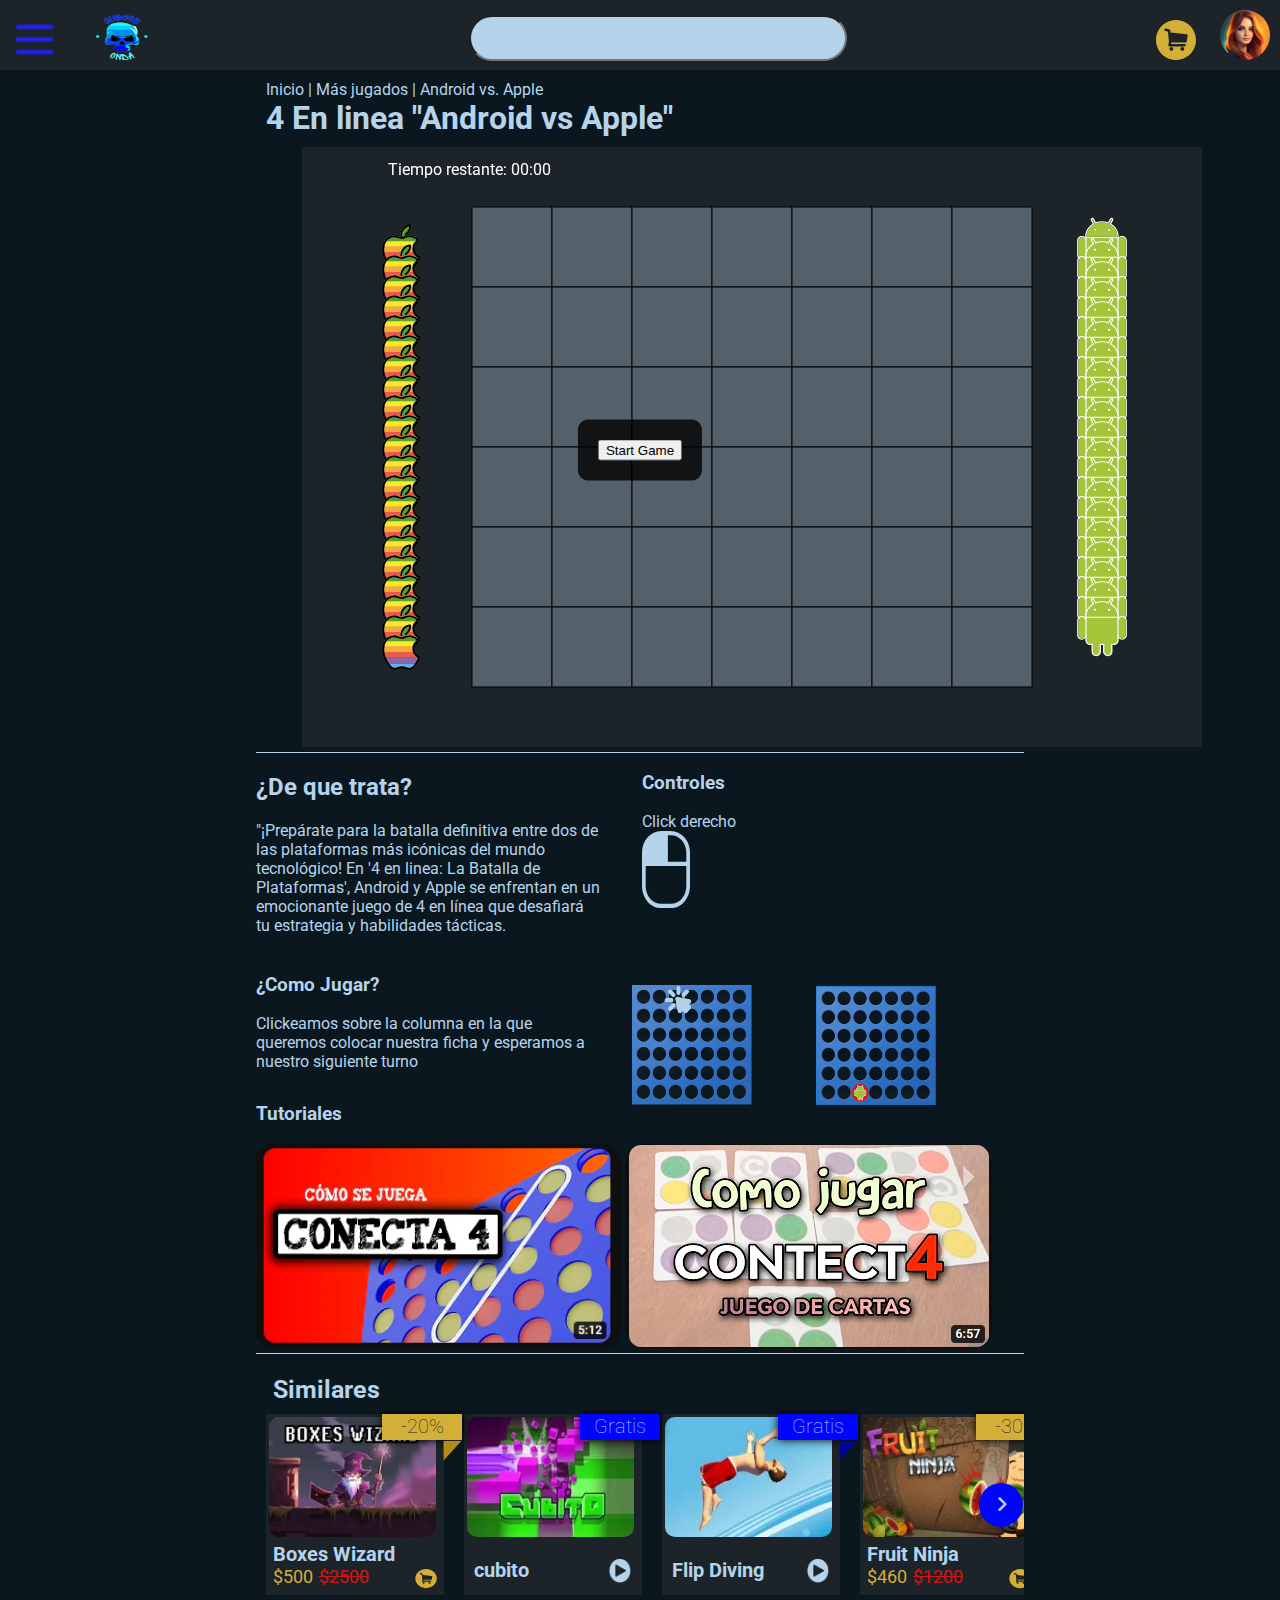
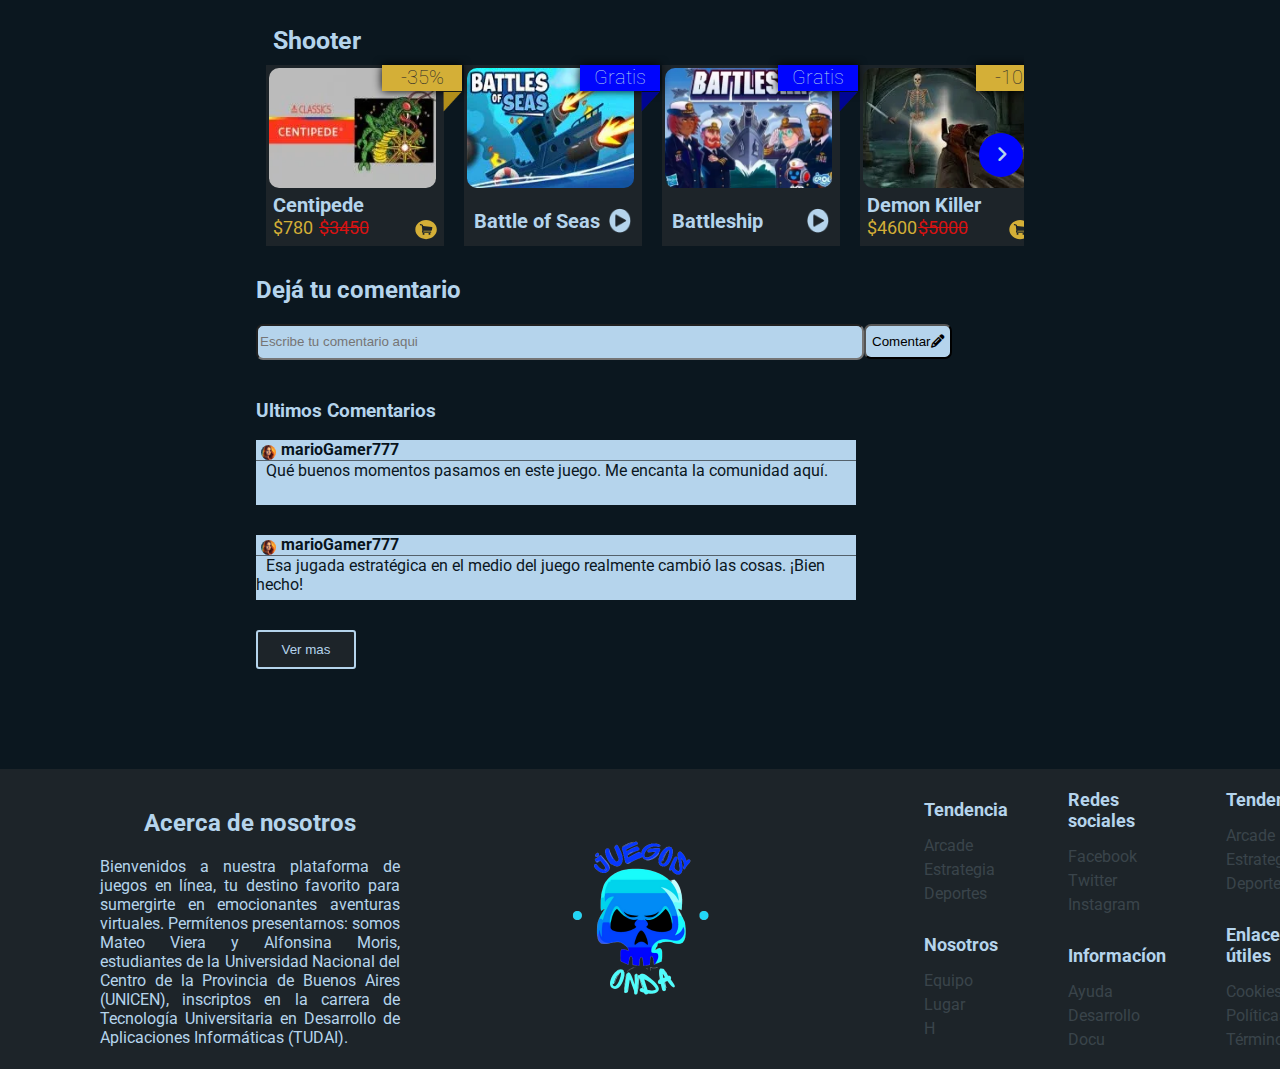
<file: tp2/ejecucion.html>
<!DOCTYPE html>
<html lang="en">
<head>
    <meta charset="UTF-8">
    <meta http-equiv="X-UA-Compatible" content="IE=edge">
    <meta name="viewport" content="width=device-width, initial-scale=1.0">
    <link rel="stylesheet" type="text/css" href="style.css">
    <link rel="preconnect" href="https://fonts.googleapis.com">
    <link rel="preconnect" href="https://fonts.gstatic.com" crossorigin>
    <link href="https://fonts.googleapis.com/css2?family=Roboto:ital,wght@1,300&display=swap" rel="stylesheet">
    <link rel="stylesheet" href="https://cdnjs.cloudflare.com/ajax/libs/font-awesome/5.15.3/css/all.min.css">
    <link rel="stylesheet" href="https://cdnjs.cloudflare.com/ajax/libs/font-awesome/6.2.0/css/all.min.css">
    <title>Juegos Onda</title>
</head>
<body>
    <header class="header">
        <div class="img-header">
             <div class="header-izq">
                 <img class="btnmenu" src="images/hamburger-button2.png" onclick="toggleMenu()">
               <a href="index.html"><img src="images/logo.png" class="logoheader"></a>
             </div>
             <input type="text" class="buscador">
             <div class="header-der">
                 <img src="images/carrito.svg" class="carrito-nav" onclick="toggleCarrito()">
                 <img src="images/avatar.png" class="perfil-avatar" alt="avatar" onclick="togglePerfil()">
             </div>
         </div>
         <nav class="navbar">
            <ul class="menu">
                <p class="txt_categoria">categorias</p>
                <a href="index.html#masjugados"><li class="btn_cat"><span>Mas jugados</a></span></li>
               <a href="index.html#nuevos"><li class="btn_cat"><span>Nuevos</a></span></li>
                <a href="index.html#accion"><li class="btn_cat"><span>Acción</a></span></li>
                <a href="index.html#shooter"><li class="btn_cat"><span>Shooter</a></span></li>
                <a href="index.html#arcade"><li class="btn_cat"><span>Arcade</a></span></li>
            </ul>
         </nav>
         <div class="desp-carrito">
                 <h3>Resumen de compra</h3>
                 <p>Fall guys</p><p>$999</p>
                 <p>Total</p><p>$999</p>
                 <button class="continuar-compra">Continuar compra</button>
         </div>
         <nav class="nav-perfil">
            <img class="flechaPerfil" src="images/flechaPerfil.png" alt="">
            <ul class="menu-perfil">
                <li class="btn-perfil"><a href="login.html" class="ov-btn-slide-left">Mi perfil</a></li>
                <li class="btn-perfil"><a href="login.html" class="ov-btn-slide-left">Favoritos</a></li>
                <buttom class="btn-perfil"><a href="login.html" class="ov-btn-slide-left">Cerrar Sesion</a></buttom>
            </ul>
        </nav>
     </header> 

    <main>
        <div class="encabezado-juego">
            <p class="breadcrum"><span> <a href="index.html">Inicio</a></span> | <span><a href="index.html#masjugados"> Más jugados</a></span> | <span>Android vs. Apple</span></p>
            <h1>4 En linea "Android vs Apple"</h1>
            <!--<div class="compartirEn"><img src="images/iconamoon_dislike.svg" alt=""><img src="images/iconamoon_like.svg" alt=""> <img src="images/redes.png" alt=""> </div>-->
        </div>
        <canvas width="900" height="600" id="canvas"> </canvas>
            <div class="buttonContainer">
                <button id="startButton">Start Game</button>
            </div>
            <button id="endButton" style="display:none;">End Game</button>
            <div id="timerDisplay">Tiempo restante: <span id="timer">00:00</span></div>
            <div id="turnoDisplay">
                Turno: <span id="turnoTexto">Apple</span>
            </div>

        <section class="contenedor-ejec">
            <div class="instrucciones">
                <div class="deQueTrata">
                    <h2>¿De que trata?</h2>
                    <p> "¡Prepárate para la batalla definitiva entre dos de las plataformas más icónicas del mundo tecnológico! En '4 en linea: La Batalla de Plataformas', Android y Apple se enfrentan en un emocionante juego de 4 en línea que desafiará tu estrategia y habilidades tácticas.</p>
                </div>
                <div class="controles">
                    <h3>Controles</h3>
                    <p>Click derecho</p>
                    <img src="images/mouse.svg">
                </div>
                <div class="comoJugar">
                    <h3>¿Como Jugar?</h3>
                    <p>Clickeamos sobre la columna en la que queremos colocar nuestra ficha y esperamos a nuestro siguiente turno </p>
                </div>
                <div class="img-comoJugar">
                    <img class="instruccion" src="images/instruccion1.png">
                    <img class="instruccion" src="images/instruccion2.png">
                </div>
                <div class="tutoriales">
                <h3>Tutoriales</h3>
                <img src="images/tutorial1.png">
                <img src="images/tutorial2.png" alt="">
                </div>
            </div>
            <div class="carruselCompleto">
                <h2 class="cat-juego" id="arcade">Similares</h2>
                <section class="wrapper">
                    <i class="fa-solid fa-angle-left"></i>
                    <div class="carousel">
                        <div class="contenedor-card" draggable="false">
                            <div class="cucarda">
                                <span class="etiqueta-card-dto">-20%</span>
                                <img class="baseCucarda" src="images/etiqueta-dto.png" alt="">
                            </div>
                            <img class="imagen-card" src="images/arcade1.webp">
                            <div class="infoCardPaga">
                                <p class="titulo">Boxes Wizard</p>
                                <div class="precio-carrito">
                                    <span class="precio">$500</span><span class="precio-tachado">$2500</span>
                                    <img class="carrito"src="images/Vector.svg">
                                </div>
                            </div>
                        </div>
                        <div class="contenedor-card" draggable="false">
                            <span class="etiqueta-card-gratis">Gratis</span>
                            <img class="imagen-card" src="images/arcade2.webp">
                            <div class="infoCardGratis">
                                <p class="titulo">cubito</p>
                                    <img class="play"src="images/boton-play.png">
                            </div>
                        </div>
                        <div class="contenedor-card" draggable="false">
                            <div class="cucarda">
                                <span class="etiqueta-card-gratis">Gratis</span>
                                <img class="baseCucarda" src="images/etiqueta (2).png" alt="">
                                </div>                    <img class="imagen-card" src="images/arcade3.webp">
                            <div class="infoCardGratis">
                                <p class="titulo">Flip Diving</p>
                                    <img class="play"src="images/boton-play.png">
                            </div>
                        </div>
                        <div class="contenedor-card" draggable="false">
                            <div class="cucarda">
                                <span class="etiqueta-card-dto">-30%</span>
                                <img class="baseCucarda" src="images/etiqueta-dto.png" alt="">
                            </div>
                            <img class="imagen-card" src="images/arcade4.webp">
                            <div class="infoCardPaga">
                                <p class="titulo">Fruit Ninja</p>
                                <div class="precio-carrito">
                                    <span class="precio">$460</span><span class="precio-tachado">$1200</span>
                                    <img class="carrito"src="images/Vector.svg">
                                </div>
                            </div>
                        </div>
                        <div class="contenedor-card" draggable="false">
                            <div class="cucarda">
                                <span class="etiqueta-card-dto">-30%</span>
                                <img class="baseCucarda" src="images/etiqueta-dto.png" alt="">
                            </div>
                            <img class="imagen-card" src="images/arcade5.webp">
                            <div class="infoCardPaga">
                                <p class="titulo">Funny Food</p>
                                <div class="precio-carrito">
                                    <span class="precio">$120</span><span class="precio-tachado">$800</span>
                                    <img class="carrito"src="images/Vector.svg">
                                </div>
                            </div>
                        </div>
                        <div class="contenedor-card" draggable="false">
                            <img class="imagen-card" src="images/arcade6.webp">
                            <div class="infoCardPaga">
                                <p class="titulo">Lumeno</p>
                                <div class="precio-carrito">
                                    <span class="precio">$500</span><span class="precio-tachado">$2500</span>
                                    <img class="carrito"src="images/Vector.svg">
                                </div>
                            </div>
                        </div>
                    </div> 
                    <i class="fa-solid fa-angle-right"></i>
                </section>
                <div class="carruselCompleto">
                    <h2 class="cat-juego" id="shooter">Shooter</h2>
                    <section class="wrapper">
                        <i class="fa-solid fa-angle-left"></i>
                        <div class="carousel">
                            <div class="contenedor-card" draggable="false">
                                <div class="cucarda">
                                    <span class="etiqueta-card-dto">-35%</span>
                                    <img class="baseCucarda" src="images/etiqueta-dto.png" alt="">
                                </div>
                                <img class="imagen-card" src="images/shooter1.webp">
                                <div class="infoCardPaga">
                                    <p class="titulo">Centipede</p>
                                    <div class="precio-carrito">
                                        <span class="precio">$780</span><span class="precio-tachado">$3450</span>
                                        <img class="carrito"src="images/Vector.svg">
                                    </div>
                                </div>
                            </div>
                            <div class="contenedor-card" draggable="false">
                                <div class="cucarda">
                                    <span class="etiqueta-card-gratis">Gratis</span>
                                    <img class="baseCucarda" src="images/etiqueta (2).png" alt="">
                                    </div>
                                        <img class="imagen-card" src="images/shooter2.webp">
                                <div class="infoCardGratis">
                                    <p class="titulo">Battle of Seas</p>
                                        <img class="play"src="images/boton-play.png">
                                </div>
                            </div>
                            <div class="contenedor-card" draggable="false">
                                <div class="cucarda">
                                    <span class="etiqueta-card-gratis">Gratis</span>
                                    <img class="baseCucarda" src="images/etiqueta (2).png" alt="">
                                </div>
                                    <img class="imagen-card" src="images/shooter3.webp">
                                <div class="infoCardGratis">
                                    <p class="titulo">Battleship</p>
                                        <img class="play"src="images/boton-play.png">
                                </div>
                            </div>
                            <div class="contenedor-card" draggable="false">
                                <div class="cucarda">
                                    <span class="etiqueta-card-dto">-10%</span>
                                    <img class="baseCucarda" src="images/etiqueta-dto.png" alt="">
                                </div>
                                <img class="imagen-card" src="images/shooter4.webp">
                                <div class="infoCardPaga">
                                    <p class="titulo">Demon Killer</p>
                                    <div class="precio-carrito">
                                        <span class="precio">$4600</span><span class="precio-tachado">$5000</span>
                                        <img class="carrito"src="images/Vector.svg">
                                    </div>
                                </div>
                            </div>
                            <div class="contenedor-card" draggable="false">
                                <div class="cucarda">
                                    <span class="etiqueta-card-dto">-45%</span>
                                    <img class="baseCucarda" src="images/etiqueta-dto.png" alt="">
                                </div>
                                <img class="imagen-card" src="images/shooter5.webp">
                                <div class="infoCardPaga">
                                    <p class="titulo">Gun War ZZ</p>
                                    <div class="precio-carrito">
                                        <span class="precio">$2700</span><span class="precio-tachado">$5000</span>
                                        <img class="carrito"src="images/Vector.svg">
                                    </div>
                                </div>
                            </div>
                            
                            <div class="contenedor-card" draggable="false">
                                <div class="cucarda">
                                    <span class="etiqueta-card-dto">-55%</span>
                                    <img class="baseCucarda" src="images/etiqueta-dto.png" alt="">
                                </div>
                                <img class="imagen-card" src="images/funny-shooter.webp">
                                <div class="infoCardPaga">
                                    <p class="titulo">Funny Shooter</p>
                                    <div class="precio-carrito">
                                        <span class="precio">$2300</span><span class="precio-tachado">$6000</span>
                                        <img class="carrito"src="images/Vector.svg">
                                    </div>
                                </div>
                            </div>
                        </div> 
                        <i class="fa-solid fa-angle-right"></i>
                    </section>
                    </div>
            <section class="comentarios">
                <h2>Dejá tu comentario</h2>
                <div class="nuevo-comentario">
                    <div class="input-con-icono">
                        <input placeholder="Escribe tu comentario aqui" class="input-nuevo-comentario" type="text">
                   </div> 
                   <button class="btn-agregar" >Comentar<span class="fas fa-pencil-alt"></span></button>
                </div>
                <div class="ultimos-comentarios">
                    <h3>Ultimos Comentarios</h3>
                    <div class="comentario">
                        <div class="encabezado-comentario">
                        <img src="images/avatar.png" class="avatar-comentario">
                        <p class="nombre-usuario">marioGamer777</p>
                        </div>
                        <span>Qué buenos momentos pasamos en este juego. Me encanta la comunidad aquí.</span>
                    </div>
                    <div class="comentario">
                        <div class="encabezado-comentario">
                        <img src="images/avatar.png" class="avatar-comentario">
                        <p class="nombre-usuario">marioGamer777</p>
                        </div>
                        <span> Esa jugada estratégica en el medio del juego realmente cambió las cosas. ¡Bien hecho!</span>
                    </div>
                    <div class="comentarios-adicionales">
                    <div class="comentario">
                        <div class="encabezado-comentario">
                        <img src="images/avatar.png" class="avatar-comentario">
                        <p class="nombre-usuario">SoyGorgo</p>
                        </div>
                        <span> ¡Este juego es adictivo! No puedo dejar de jugar, ¡es tan divertido!</span>
                    </div>
                    <div class="comentario">
                        <div class="encabezado-comentario">
                        <img src="images/avatar.png" class="avatar-comentario">
                        <p class="nombre-usuario">Vegetta</p>
                        </div>
                        <span> ¿Alguien tiene consejos para mejorar en esta clase de juego? Estoy tratando de aprender.</span>
                    </div>
                  
                   
                   
                </div>
                    <button id="verMasComentarios" class="btn-verMas ov-btn-slide-left">Ver mas</button>
                    <button id="verMenosComentarios" class="btn-verMenos ov-btn-slide-right">Ver menos</button> 
                </div>
            </section>
        </section>
    </main>
</body>
<footer class="footer">
    <section class="acerca-de">
        <h2 class="titulo-footer">Acerca de nosotros</h2>
        <span class="text-footer">Bienvenidos a nuestra plataforma de juegos en línea, tu destino favorito para sumergirte en emocionantes aventuras virtuales. Permítenos presentarnos: somos Mateo Viera y Alfonsina Moris, estudiantes de la Universidad Nacional del Centro de la Provincia de Buenos Aires (UNICEN), inscriptos en la carrera de Tecnología Universitaria en Desarrollo de Aplicaciones Informáticas (TUDAI).</span>
    </section>
    <div class="fat-footer">
        <section class="section1">
            <div class="footer-section">
                <h2>Tendencia</h2>
                <ul>
                    <li><a href="#">Arcade</a></li>
                    <li><a href="#">Estrategia</a></li>
                    <li><a href="#">Deportes</a></li>
                </ul>
            </div>
            <div class="footer-section">
                <h2>Nosotros</h2>
                <ul>
                    <li><a href="#">Equipo</a></li>
                    <li><a href="#">Lugar</a></li>
                    <li><a href="#">H</a></li>
                </ul>
            </div>
        </section>
        <section class="section2">     
            <div class="footer-section">
                <h2>Redes sociales</h2>
                <ul>
                    <li><a href="#">Facebook</a></li>
                    <li><a href="#">Twitter</a></li>
                    <li><a href="#">Instagram</a></li>
                </ul>
            </div>
            <div class="footer-section">
                <h2>Informacíon</h2>
                <ul>
                    <li><a href="/acerca-de">Ayuda</a></li>
                    <li><a href="/politica-de-privacidad">Desarrollo</a></li>
                    <li> <a href="">Docu</a></li>
                </ul>
            </div>
        </section>
        <section class="section3">
            <div class="footer-section">
                <h2>Tendencia</h2>
                <ul>
                    <li><a href="#">Arcade</a></li>
                    <li><a href="#">Estrategia</a></li>
                    <li><a href="#">Deportes</a></li>
                </ul>
            </div>
            <div class="footer-section">
                <h2>Enlaces útiles</h2>
                <ul>
                    <li><a href="/acerca-de">Cookies</a></li>
                    <li><a href="/politica-de-privacidad">Políticas</a></li>
                    <li> <a href="">Términos</a></li>
                </ul>
            </div>
        </section>
    </div>
</footer>
<script src="js/menu.js"></script>
<script src="js/jugador.js"></script>
<script src="js/Ficha.js"></script>
<script src="js/fichaAndroid.js"></script>
<script src="js/fichaApple.js"></script>
<script src="js/main.js"></script>
<script src="js/Tablero.js"></script>


</html>
</file>
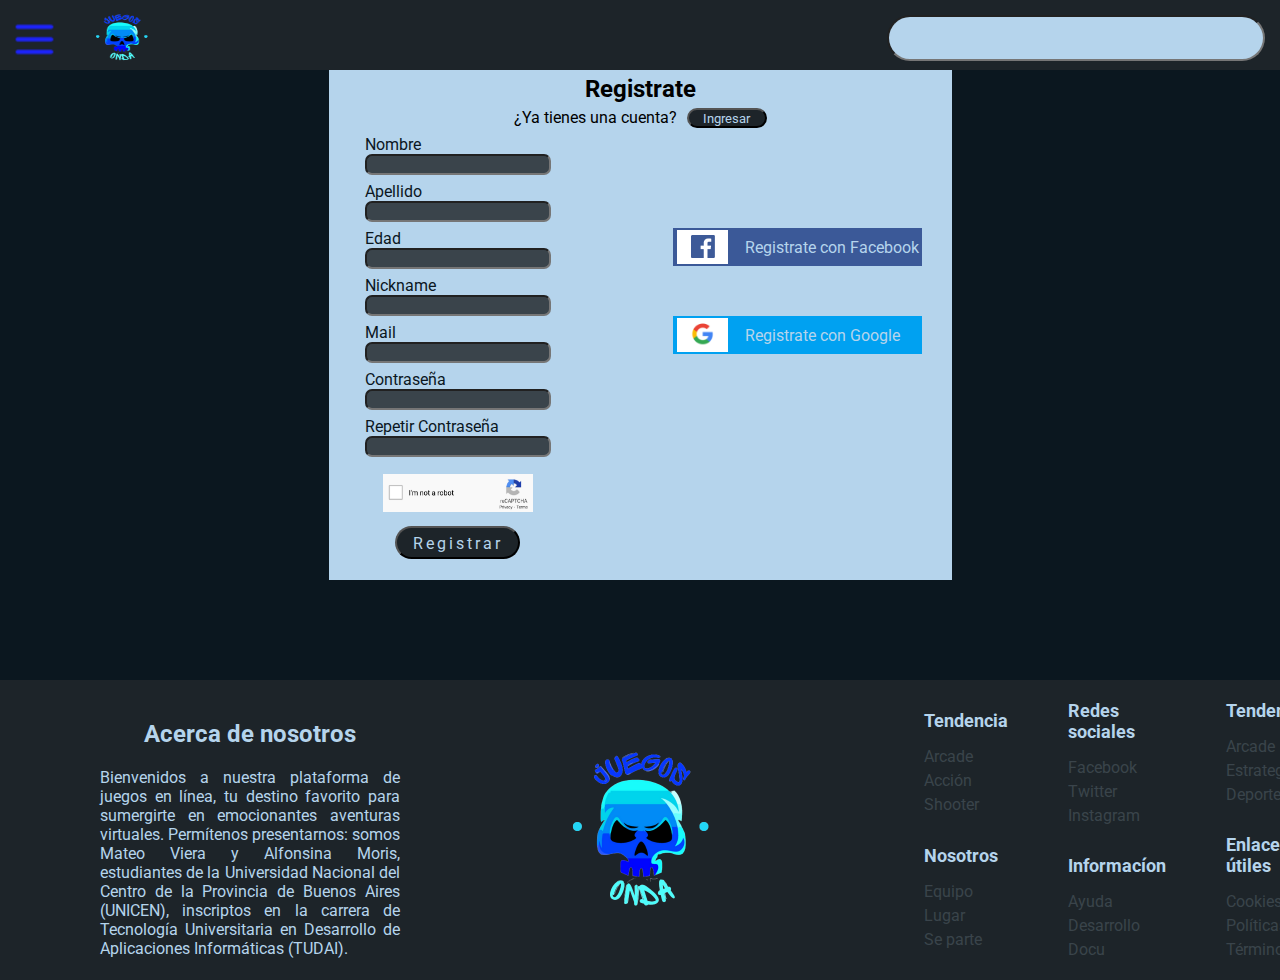
<file: tp2/form.html>
<!DOCTYPE html>
<html lang="en">
<head>
    <meta charset="UTF-8">
    <meta http-equiv="X-UA-Compatible" content="IE=edge">
    <meta name="viewport" content="width=device-width, initial-scale=1.0">
    <link rel="stylesheet" type="text/css" href="style.css">
    <link rel="preconnect" href="https://fonts.googleapis.com">
    <link rel="preconnect" href="https://fonts.gstatic.com" crossorigin>
    <link href="https://fonts.googleapis.com/css2?family=Roboto:ital,wght@1,300&display=swap" rel="stylesheet">
    <title>Juegos Onda</title>
</head>
<body>
    <header class="header">
       <div class="img-header">
            <div class="header-izq">
                <img class="btnmenu" src="images/hamburger-button2.png" onclick="toggleMenu()">
                <a href="index.html"><img src="images/logo.png" class="logoheader"></a>
            </div>
            <input type="text" class="buscador">
        </div>
        <nav class="navbar">
            <ul class="menu">
                <p class="txt_categoria"> <span></span>categorias</p>
                <a href="index.html#masjugados"><li class="btn_cat"><span>Mas jugados</a></span></li>
               <a href="index.html#nuevos"><li class="btn_cat"><span>Nuevos</a></span></li>
                <a href="index.html#accion"><li class="btn_cat"><span>Acción</a></span></li>
                <a href="index.html#shooter"><li class="btn_cat"><span>Shooter</a></span></li>
                <a href="index.html#arcade"><li class="btn_cat"><span>Arcade</a></span></li>
            </ul>
        </nav>
    
    </header> 
<main>
    <div id="mensajeBienvenida" class="mensaje">
        <p>Has ingresado con exito!</p>
        <p class="redireccion">Redirigiendote al home...</p>
    </div>
    <section class="registro" id="formRegistro">
        <div class="formRegister">
            <section class="headRegistro">
                <h2 class="tituloRegistro">Registrate</h2>
                <div class="tengoCuenta">
                    <p>¿Ya tienes una cuenta?</p>
                    <a href="login.html"><button class="btn-ingresar">Ingresar</button></a>
                </div>
            </section>
            <div class="registros">
                <form class="formularioRegistro" id="formLogin">

                    <div class="inputEmail">
                        <label class="nombre">Nombre</label>
                        <input type="text" name="nombre" class="nombrecap" required size="30">
                    </div>
                    <div class="inputEmail">
                        <label>Apellido</label>
                        <input type="text" name="Apellido" class="apellidocap" required size="30" >
                    </div>
                    <div class="inputEmail">
                        <label>Edad</label>
                        <input type="number" name="edad" class="edad" required size="30">
                    </div>
                    <div class="inputEmail">
                        <label>Nickname</label>
                        <input type="text" name="edad" class="nickname" maxlength="10" size="30">
                    </div>
                    <div class="inputEmail">
                        <label>Mail</label>
                        <input type="email" name="mail" id="mailcap" required size="30" size="30">
                    </div>
                    <div class="inputEmail">
                        <label>Contraseña</label>
                        <input type="password" name="contraseña" limit="2" class="contraseña" required size="30">
                    </div>
                    <div class="inputEmail">
                        <label>Repetir Contraseña</label>
                        <input type="password" name="contraseña" limit="2" class="contraseña" required size="30">
                    </div>
                    <img src="images/captcha.jpeg" alt="captcha" class="captcha">
                    <div class="Registrar">
                        <button class="registrarse ov-btn-grow-spin" type="submit" value="" >Registrar </a></button>
                    </div>
                </form>
                <section class="registrarteCon">
                    <a href="index.html"><span class="facebook"> <img class="logoFb" src="images/logoFacebook.png" alt=""><p class="registrate" >Registrate con Facebook</p></span></a>
                    <a href="index.html"><span class="gmail"> <img class="logoMail" src="images/logoGoogle.png" alt=""><p class="registrate" >Registrate con Google</p></span></a>
                </section>
            </div> 
        </div>
    </section>
</main> 
    <footer class="footer">
        <section class="acerca-de">
            <h2 class="titulo-footer">Acerca de nosotros</h2>
            <span class="text-footer">Bienvenidos a nuestra plataforma de juegos en línea, tu destino favorito para sumergirte en emocionantes aventuras virtuales. Permítenos presentarnos: somos Mateo Viera y Alfonsina Moris, estudiantes de la Universidad Nacional del Centro de la Provincia de Buenos Aires (UNICEN), inscriptos en la carrera de Tecnología Universitaria en Desarrollo de Aplicaciones Informáticas (TUDAI).</span>
        </section>
        <div class="fat-footer">
            <section class="section1">
                <div class="footer-section">
                    <h2>Tendencia</h2>
                    <ul>
                        <li><a href="index.html#arcade">Arcade</a></li>
                        <li><a href="index.html#accion">Acción</a></li>
                        <li><a href="index.html#shooter">Shooter</a></li>
                    </ul>
                </div>
                <div class="footer-section">
                    <h2>Nosotros</h2>
                    <ul>
                        <li><a href="#">Equipo</a></li>
                        <li><a href="#">Lugar</a></li>
                        <li><a href="#">Se parte</a></li>
                    </ul>
                </div>
            </section>
            <section class="section2">     
                <div class="footer-section">
                    <h2>Redes sociales</h2>
                    <ul>
                        <li><a href="#">Facebook</a></li>
                        <li><a href="#">Twitter</a></li>
                        <li><a href="#">Instagram</a></li>
                    </ul>
                </div>
                <div class="footer-section">
                    <h2>Informacíon</h2>
                    <ul>
                        <li><a href="/acerca-de">Ayuda</a></li>
                        <li><a href="/politica-de-privacidad">Desarrollo</a></li>
                        <li> <a href="">Docu</a></li>
                    </ul>
                </div>
            </section>
            <section class="section3">
                <div class="footer-section">
                    <h2>Tendencia</h2>
                    <ul>
                        <li><a href="#">Arcade</a></li>
                        <li><a href="#">Estrategia</a></li>
                        <li><a href="#">Deportes</a></li>
                    </ul>
                </div>
                <div class="footer-section">
                    <h2>Enlaces útiles</h2>
                    <ul>
                        <li><a href="/acerca-de">Cookies</a></li>
                        <li><a href="/politica-de-privacidad">Políticas</a></li>
                        <li> <a href="">Términos</a></li>
                    </ul>
                </div>
            </section>
        </div>
    </footer>
    <script src="login.js"></script>
</body>
</html
</file>
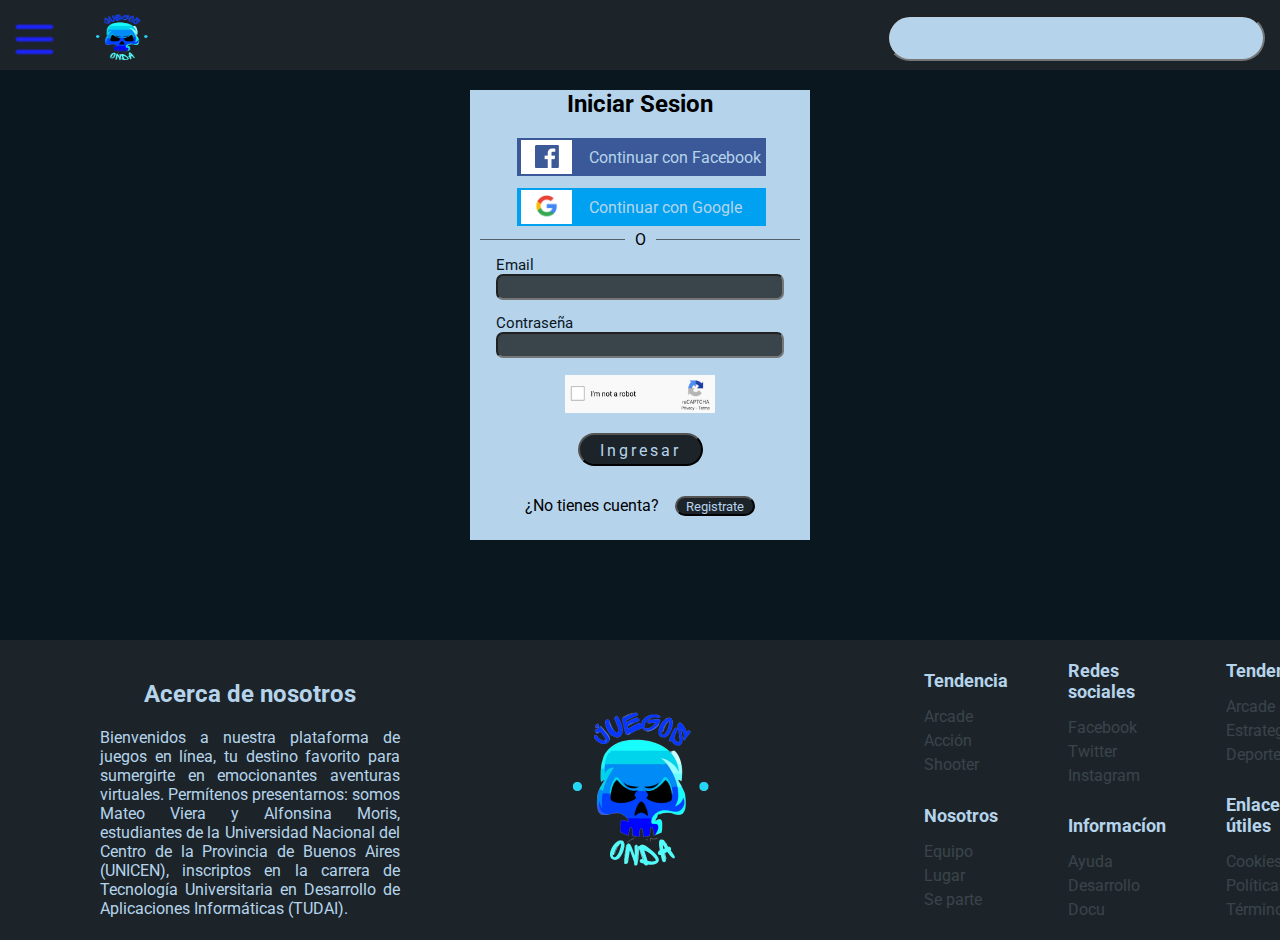
<file: tp2/login.html>
<!DOCTYPE html>
<html lang="en">
<head>
    <meta charset="UTF-8">
    <meta http-equiv="X-UA-Compatible" content="IE=edge">
    <meta name="viewport" content="width=device-width, initial-scale=1.0">
    <link rel="stylesheet" type="text/css" href="style.css">
    <link rel="preconnect" href="https://fonts.googleapis.com">
    <link rel="preconnect" href="https://fonts.gstatic.com" crossorigin>
    <link href="https://fonts.googleapis.com/css2?family=Roboto:ital,wght@1,300&display=swap" rel="stylesheet">
    <title>Juegos Onda</title>
</head>
<body>
    <header class="header">
       <div class="img-header">
            <div class="header-izq">
                <img class="btnmenu" src="images/hamburger-button2.png" onclick="toggleMenu()">
                <a href="index.html"><img src="images/logo.png" class="logoheader"></a>
            </div>
            <input type="text" class="buscador">
        </div>
        <nav class="navbar">
            <ul class="menu">
                <p class="txt_categoria">categorias</p>
                <a href="#masjugados"><li class="btn_cat"><span>Mas jugados</span></li></a>
               <a href="#nuevos"><li class="btn_cat"><span>Nuevos</span></li></a>
                <a href="#accion"><li class="btn_cat"><span>Acción</span></li></a>
                <a href="#shooter"><li class="btn_cat"><span>Shooter</span></li></a>
                <a href="#arcade"><li class="btn_cat"><span>Arcade</span></li></a>
            </ul>
        </nav>
    
    </header> 
    <main>
        <div id="mensajeBienvenida" class="mensaje">
            <p>Has ingresado con exito!</p>
            <p class="redireccion">Redirigiendote al home...</p>
        </div>
        <section class="login"  id="formRegistro">
        <div class="formRegister">
            <h2 class="tituloRegistro">Iniciar Sesion</h2>
            
            <section class="registrarteCon">
               <a href="index.html"> <span class="facebook"> <img class="logoFb" src="images/logoFacebook.png" alt=""><p class="registrate" >Continuar con Facebook</p></span></a>
               <a href="index.html"> <span class="gmail"> <img class="logoMail" src="images/logoGoogle.png" alt=""><p class="registrate" >Continuar con Google</p></span></a>
                <div class="separadorReg">
                    <div class="lineaSeparador"> </div>
                        <span>O</span>
                    <div class="lineaSeparador"> </div>
                </div>
                <form class="formLogin" id="formLogin">
                    <section class="inputEmail">
                        <label>Email</label>
                        <input type="email" name="mail" id="mailcap" required>
                    </section>
                    <section class="inputEmail">
                        <label>Contraseña</label>
                        <input type="password" name="contraseña" limit="2" class="contraseña" required>
                    </section>
                    <img src="images/captcha.jpeg" alt="captcha" class="captcha">
                    <button class="registrarse ov-btn-grow-spin" type="submit" value="" >Ingresar</button>
                </form>
                <div class="registrar">
                    <p>¿No tienes cuenta?</p>
                    <button class="btn-ingresar" type="submit" > <a href="form.html">Registrate </a></button>
                </div>
        </section>
        
        </div>
</section>
</div>
    
    </main> 
    <footer>
        <section class="acerca-de">
            <h2 class="titulo-footer">Acerca de nosotros</h2>
            <span class="text-footer">Bienvenidos a nuestra plataforma de juegos en línea, tu destino favorito para sumergirte en emocionantes aventuras virtuales. Permítenos presentarnos: somos Mateo Viera y Alfonsina Moris, estudiantes de la Universidad Nacional del Centro de la Provincia de Buenos Aires (UNICEN), inscriptos en la carrera de Tecnología Universitaria en Desarrollo de Aplicaciones Informáticas (TUDAI).</span>
        </section>
        <div class="fat-footer">
            <section class="section1">
                <div class="footer-section">
                    <h2>Tendencia</h2>
                    <ul>
                        <li><a href="index.html#arcade">Arcade</a></li>
                        <li><a href="index.html#accion">Acción</a></li>
                        <li><a href="index.html#shooter">Shooter</a></li>
                    </ul>
                </div>
                <div class="footer-section">
                    <h2>Nosotros</h2>
                    <ul>
                        <li><a href="#">Equipo</a></li>
                        <li><a href="#">Lugar</a></li>
                        <li><a href="#">Se parte</a></li>
                    </ul>
                </div>
            </section>
            <section class="section2">     
                <div class="footer-section">
                    <h2>Redes sociales</h2>
                    <ul>
                        <li><a href="#">Facebook</a></li>
                        <li><a href="#">Twitter</a></li>
                        <li><a href="#">Instagram</a></li>
                    </ul>
                </div>
                <div class="footer-section">
                    <h2>Informacíon</h2>
                    <ul>
                        <li><a href="/acerca-de">Ayuda</a></li>
                        <li><a href="/politica-de-privacidad">Desarrollo</a></li>
                        <li> <a href="">Docu</a></li>
                    </ul>
                </div>
            </section>
            <section class="section3">
                <div class="footer-section">
                    <h2>Tendencia</h2>
                    <ul>
                        <li><a href="#">Arcade</a></li>
                        <li><a href="#">Estrategia</a></li>
                        <li><a href="#">Deportes</a></li>
                    </ul>
                </div>
                <div class="footer-section">
                    <h2>Enlaces útiles</h2>
                    <ul>
                        <li><a href="/acerca-de">Cookies</a></li>
                        <li><a href="/politica-de-privacidad">Políticas</a></li>
                        <li> <a href="">Términos</a></li>
                    </ul>
                </div>
            </section>
        </div>
    </footer>
    <script src="login.js"></script>
</body>
</html
</file>
<file: tp2/style.css>
:root{
    --principal: #1D2429;
    --sombra-ppal-1: #0B171F;
    --sombra-ppal-2: #08141C;
    --luz-ppal-1: #3A444B;
    --luz-ppal-2: #54616B;
    --secundario: #0005FD;
    --sombra-sec-1: #0005BE;
    --sombra-sec-2: #010594;
    --luz-sec-1: #1E34FF;
    --luz-sec-2: #B5D4EC;
    --estado1: #3BC82F;
    --estado2: #D71212;
    --estado3: #EEE73C;
    --acento: #D4AF37;
    --sombra-acento: #B18E1A;
    --text-body:'Roboto';
}
    .baseCucarda{
    display: none;
    }
    body, header, footer,span{
    font-family: var(--text-body);
    }
    body{
        margin: 0px;
    background-color: var(--sombra-ppal-1);
    }

    header{
        background-color:var(--principal);
        height: 70px;
        width: 100%;
        margin-top: 0px;

    }
    .buscador{
    display: none;
    }

    .navbar{
        background-color:var(--principal);
        width: 219px;
        height: 470px;
        color: var(--luz-sec-2);
        display: none;
        flex-direction: column;
        font:var(--textos-btn);
        text-transform: uppercase;
        text-decoration: solid;
        align-items: center;
        justify-content: center;
    }
   
    .logoheader{
        width: 95px;
        height: 75px;
    }
    .btnmenu{
        width: 50px;
        height: 50px;
        margin: 10px;
        
    }
    .menu{
    display: flex;
    flex-direction: column;
    align-items: center;
    justify-content: center;
    padding: 0px;
    border-color: var(--luz-sec-2);
    }
    .header-izq{
        flex-direction: row;
        margin: 0;
    
    }
    /*animaciones navbar*/
    .btn_cat{
        display: inline-block;
        padding: 18px 50px 18px 50px;
        justify-content: center;
        align-items: center;
        border-radius: 10px;
        background: var(--sombra-ppal-1);
        margin: 10px;
        width: 70px;
        z-index: 1;
        overflow: hidden;
    }

    .perfil-avatar{
    border-radius: 50px;
    width: 50px; 
    height: 50px;
    margin: 10px;
    }
    .flechaPerfil{
    width: 20px;
    margin-left:45px;
    z-index: 1;
    margin-top: -37px;

    }

    .nav-perfil{
        background-color:var(--principal);
        width: 130px;
        height: 200px;
        color: var(--luz-sec-2);
        display: none;
        flex-direction: column;
        font:var(--textos-btn);
        text-transform: uppercase;
        text-decoration: solid;
        align-items: center;
        justify-content: center;
        border: 1px solid var(--luz-sec-2);
        border-color: var(--luz-sec-2);
    }
    .nav-perfil.show{
        display: flex;
        position: absolute;
        top: 85px;
        right: 0;
        z-index: 3;
        border-color: var(--luz-sec-2);

    }

    .menu-perfil{
        display: flex;
        flex-direction: column;
        align-items: center;
        justify-content: center;
        padding: 0px;
        border-color: var(--luz-sec-2);
    }

    .btn-perfil{
        display: inline-flex;
        padding: 10px 20px 10px 20px;
        justify-content: center;
        align-items: center;
        border-radius: 10px;
        background: var(--sombra-ppal-1);
        margin: 5px;
        color: var(--luz-sec-2);
        margin: 5px;
    }

    .carrito-nav{
        width: 40px; 
        height: 40px;
        margin: 10px;
    }
    .header-izq{
        flex-direction: row;
        margin: 0;
    }

    .desp-carrito{
        background-color: var(--acento);
        width: 140px;
        height: 200px;
        flex-direction: column;
        display: none;
        align-items: start;
    }
    .desp-carrito h3{
        margin: auto;
        margin-left:10px
    }
    .desp-carrito.show{
        display: flex;
        position: absolute;
        top: 80px;
        right: 0;
        z-index: 3;
    }

    .desp-carrito p{
        font-family: var(--text-body);
        font-size: 17px;
        margin: 0px;
        margin-left: 10px;
    }

    .continuar-compra{
        display: flex;
        height: 58.929px;
        width: 100px;
        height: 50px;
        justify-content: center;
        align-items: center;
        border-radius: 50px;
        border: 1px solid var(--sombra-acento);
        background: var(--principal);
        color: var(--acento);
        margin: auto;


    }

    .navbar.show{
        display: flex;
        position: absolute;
        top: 80px;
        left: 0;
        z-index: 3;
    
    }

    .img-header{
        display: flex;
        flex-direction: row;
        justify-content: space-between;
    }
    /*Estilos generales para el footer */
    footer {
        margin-top: 100px;
        display: flex;
        flex-direction: column;
        background-color: var(--principal);
        color: var(--luz-sec-2);
        background-image: url(images/logo.png) op;
        background-repeat: no-repeat;
        background-position: center;
        background-size: 250px;
        width:100%;
        
    }
    .section1, .section2, .section3{
        display:flex;
        flex-direction: row;
        margin: 10px;
        justify-content: center;
    }
    .acerca-de{
    align-content: center;
    margin: 20px;
    align-items: center;
    width: 90%;
    text-align: justify;

    } 
    .titulo-footer{
        text-align: center;
    }

    .text-footer, .acerca-de, .fat-footer{
    font-family: var(--text-body);
    } 


    /* Estilos para cada sección del fat footer */
    .footer-section{
        padding: 0 20px;
        text-align: left;
    }

    .footer-section h2 {
        font-size: 18px;
        margin-bottom: 10px;
    }


    .footer-section ul li {
        margin-bottom: 5px;
        list-style-type:none;
    }

    .footer-section a {
        color: var(--luz-ppal-1);
        text-decoration: none;
    }

    /* Estilos para los enlaces en el fat footer */
    .footer-section a:hover {
        text-decoration: underline;
    } 

    /* Estilos para el contenido de contacto */
    .footer-section p {
        font-size: 14px;
        margin: 0;
    }

    /* Estilo para las cards*/
    .carruselCompleto{
        display: flex;
        flex-direction: column;
    }
     .cat-juego{
        margin-left: 17px;
        margin-bottom: 0px;
    }
    .carousel{
      display: -webkit-inline-box;
      background-color: var(--sombra-ppal-1) ;
    }
    .wrapper, .wrapper1{
        display: flex;
        max-width: 1200px;
        position: relative;
      }

      .wrapper i,.wrapper1 i{
        top: 50%;
        height: 44px;
        width: 44px;
        color:var(--luz-sec-2);
        cursor: pointer;
        font-size: 1.15rem;
        position: absolute;
        text-align: center;
        line-height: 44px;
        background:var(--secundario);
        border-radius: 50%;
        transform: translateY(-50%);
        transition: transform 0.1s linear;
        z-index: 2;
      }
      .wrapper i:active, .wrapper1 i:active{
        transform: translateY(-50%) scale(0.9);
      }
      .wrapper i:hover, .wrapper1 i:hover{
        background: var(--luz-sec-1)
      }
      .wrapper i:first-child, .wrapper1 i:first-child{
        left: 1px;
        display: none;
      }
      .wrapper i:last-child, .wrapper1 i:last-child{
        right: 1px;
      }
      .wrapper , .wrapper1, .carousel{
        font-size: 0px;
        cursor: pointer;
        overflow: hidden;
        white-space: nowrap;
        scroll-behavior: smooth;
        z-index: 1;
      }
      .carousel.dragging{
        cursor: grab;
        scroll-behavior: auto;
      }
    .contenedor-card-principal .infoCardPaga{
        z-index: 2;
        
    }
    .contenedor-card, .contenedor-card-principal{
        background-color: var(--principal);

        position: relative;
        border: 20px;
        margin: 10px;
    }
    .contenedor-card-principal .imagen-card{
    width: 140px;
    height: 90px;
    margin-left: 10px;
    
    }
    .contenido-card-principal{
    display: flex;
    flex-direction: column;
    }

    .contenedor-card-principal{
    width:160px;
    height: 150px;
    display: -webkit-inline-box;
    flex-direction: column;  
    }
    .contenedor-card{
    display:flex;
    flex-direction:column;
     width: 115px;
     height: 120px;
     border: 20px;
     margin: 10px;
    }
    .infoCardPaga{
        height: 40px;
        margin: 0%;
        display:flex;
        flex-direction:column;  
        margin-top:2px;
    
    }
    .imagen-card{
        width: 100px;
        height: 70px;
        margin-top:7px;
        margin-left:7px;
        margin-right: 7px;
        border-radius: 5px;
        align-items: center;
        z-index: 1;
    }

    .infoCardGratis{
     height: 40px;
     margin: 0%;
     display:flex;
     flex-direction:row;
     align-items: center;
     margin-top: 3px;
    }


    .carrito{
        height: 20px;
        width: 20px;
        padding-right: 7px;
        
    }

    .play{
        height: 20px;
        width: 20px;
        justify-content: center;
        margin-left: 5px;

    }
    .infoCardGratis .titulo{
        justify-content: left;
        margin-left: 5px;
 }

    .contenido-card-principal .carrito{
    height: 20px;
    width: 25px;
    margin-right: 0px;
    }
    .contenido-card-principal .play{
        height: 20px;
        width: 20px;
        margin-right: 10px;
    
    }
    .infoCardGratis .titulo, .infoCardPaga .titulo{
        width: 80px; /* Ancho máximo del contenedor */
        white-space: nowrap; /* Evita que el texto se divida en líneas */
        overflow: hidden; /* Oculta el texto que desborda */
        text-overflow: ellipsis; /* Muestra puntos suspensivos (...) cuando el texto se recorta */
    }
    .infoCardPaga .titulo{
        margin: auto;
        justify-content: center;

    }
    .contenido-card-principal .infoCardGratis{
        margin:auto;
        margin-left: 10px;

    }
    .contenido-card-principal .precio, .contenido-card-principal .precio-tachado{
        font-size: 16px;
    
    }
    .contenido-card-principal .titulo{
        font-size: 17px;
        margin:auto;
         /* margin-left: 10px;
        */width: 110px; /* Ancho máximo del contenedor */
        white-space: nowrap; /* Evita que el texto se divida en líneas */
        overflow: hidden; /* Oculta el texto que desborda */
        text-overflow: ellipsis; /* Muestra puntos suspensivos (...) cuando el texto se recorta */
    
    }
    .titulo{
        font-family: var(--text-body);
        font-size: 14px;
        color: var(--luz-sec-2);
        margin: 0px;
        display: flex;
        justify-content: center;

    }

    .precio{
        font-family: var(--text-body);
        font-size: 13px;
        color: var(--luz-sec-2);
        margin: 0px;
        margin-left:7px;
    }
    .precio, .precio-tachado{
        color: var(--acento);
    }

    .precio-tachado{
        color: var(--estado2);
        font-size: 9px;
        text-decoration: line-through;
    }

    .precio-carrito{
        display: flex;
        flex-direction: row;
        align-items: flex-end;
        margin: 0%;
        justify-content: space-between;
    }
    
    .etiqueta-card-gratis, .etiqueta-card-dto{
        height: 20px;
        width: 45px;
        font-family: var(--text-body);
        font-size: 15px;
        position: absolute; 
        top: 0; 
        right: 0;
        z-index: 2;
        display: flex;
        justify-content: center;
        font-weight: 100;
        
    }
    .etiqueta-card-gratis{
        background-color:var(--secundario);
        color:var(--luz-sec-2) ;
    }
    .etiqueta-card-dto{
        background-color:var(--acento);
        color:var(--principal) ;

    }

    .btn-derecha{
        right: 10px;
    }

    .btn-izquierda{
     left: 10px;
    }

    .cat-juego{
        font-family: var(--text-body);
        font-size: 25px;
        color: var(--luz-sec-2);
    }

    .carrusel-btns{
        display: flex;
        flex-direction: row;
        margin-left: 15px;
        margin-top: 10px;
    }

    .btn-carrusel-categorias{
        display: inline-flex;
        width: 142px;
        height: 33px;
        color: var(--luz-sec-2);
        font-size: 15px;
        justify-content: center;
        align-items: center;
        background-color: var(--secundario);
        border-radius: 50px;
        font: var(--btn-sec);
        margin-right: 47px;
        font-family: var(--text-body);
        text-transform:uppercase;
        transition: .3s;
    }







 @media screen and (min-width: 1024px){ 
        /*estilos para botones animados */ 
            .btn-perfil{
                padding: 0px;
        } 
        /* estilo para menu hamburguesa */
        .txt_categoria{
            font: var(--text-body);
            font-size: 20px;
            font-weight: bold;
            margin-top: 5px;
            margin-bottom: 10px;
        }
        .navbar{
        height: 400px;
        width: 170px;            
        }
        .desp-carrito.show{
        top:69px;
        }
        .navbar.show{
            top:70px;
        }
        .navbar{
        border-right: 2px solid var(--secundario);
        border-left: 2px solid var(--secundario);
        border-bottom: 2px solid var(--secundario);

        }


        /* Estilos para boton animado menu hamburguesa */
        .btn_cat{
            padding: 0px; 
            overflow: visible;
            background-color:var(--principal);     
        }
        ul.menu {
            padding: 0;
            list-style-type: none;
        }
        
        li.btn_cat{
            width: 150px;
            height: 50px;
            color: var(--luz-sec-2);
            border-left: 0.08em solid;
            position: relative;
            margin-top: 0.8em;
            cursor: pointer;
        }
        
        li.btn_cat::before,
        li.btn_cat::after
         {
            content: '';
            position: absolute;
            width: inherit;
            border-left: inherit;
            z-index: -1;
        }
        
        li.btn_cat::before {
            height: 80%;
            top: 10%;
            left: calc(-0.15em - 0.08em * 2);
            filter: brightness(0.8);
        }
        
        li.btn_cat::after {
            height: 60%;
            top: 20%;
            left: calc(-0.15em * 2 - 0.08em * 3);
            filter: brightness(0.6);
        }
        
        li.btn_cat span {
            position: relative;
            height: 120%;
            top: -10%;
            box-sizing: border-box;
            border: 0.08em solid;
            background-color: var(--principal);
            display: flex;
            align-items: center;
            justify-content: center;
            font-family: var(--text-body);
            text-transform: capitalize;
            transform: translateX(calc(-0.15em * 3 - 0.08em * 2));
            transition: 0.3s;
        }
        
        li.btn_cat:hover span {
            transform: translateX(0.15em);
        }


        /*** ESTILOS BOTÓN GROW SPIN ***/
        .ov-btn-grow-spin {
            position: relative;
            z-index: 1;
            overflow: hidden;
            display: inline-block;
        }
        .ov-btn-grow-spin:hover {
            color: var(--luz-sec-2);/* color de fuente hover */
        }
        .ov-btn-grow-spin::after {
            content: "";
            background: var(--secundario); /* color de fondo hover */
            position: absolute;
            z-index: -1;
            padding: 16px 20px;
            display: block;
            left: 0;
            right: 0;
            top: 0;
            bottom: 0;
            transform: scale(0, 0) rotate(-180deg);
            transition: all 0.3s ease;
        }
        .ov-btn-grow-spin:hover::after {
            transition: all 0.3s ease-out;
            transform: scale(1, 1) rotate(0deg);
        }
        /* estilo para boton slide right */
        
        .ov-btn-slide-right {
            background: var(--principal); /* color de fondo */
            color:var(--luz-sec-2); /* color de fuente */
            border: 2px solid var(--luz-sec-2); /* tamaño y color de borde */
            padding: 10px;
            border-radius: 3px; /* redondear bordes */
            position: relative;
            z-index: 1;
            overflow: hidden;
            width: 100px;
            display: inline-block;
        }
        .ov-btn-slide-right:hover {
            color: var(--principal); /* color de fuente hover */
        }
        .ov-btn-slide-right::after {
            content: "";
            background: var(--luz-sec-2); /* color de fondo hover */
            position: absolute;
            z-index: -1;
            padding: 16px 20px;
            display: block;
            top: 0;
            bottom: 0;
            left: 100%;
            right: -100%;
            -webkit-transition: all 0.35s;
            transition: all 0.35s;
        }
        .ov-btn-slide-right:hover::after {
            left: 0;
            right: 0;
            top: 0;
            bottom: 0;
            -webkit-transition: all 0.35s;
            transition: all 0.35s;
        }


        /*** ESTILOS BOTÓN SLIDE LEFT ***/
        .btn-verMas.ov-btn-slide-left{
            background-color: var(--principal);
        }
        .ov-btn-slide-left {
            color: var(--luz-sec-2); /* color de fuente */
            border: 2px solid var(--luz-sec-2); /* tamaño y color de borde */
            border-radius: 3px; /* redondear bordes */
            position: relative;
            z-index: 1;
            overflow: hidden;
            display: inline-block;
            padding: 10px;
            text-align: center;
            width: 100px;
        }
        .ov-btn-slide-left:hover {
            color: var(--principal); /* color de fuente hover */
        }
        .ov-btn-slide-left::after {
            content: "";
            background: var(--luz-sec-2); /* color de fondo hover */
            position: absolute;
            z-index: -1;
            padding: 16px 20px;
            display: block;
            top: 0;
            bottom: 0;
            left: -100%;
            right: 100%;
            -webkit-transition: all 0.35s;
            transition: all 0.35s;
        }
        .ov-btn-slide-left:hover::after {
            left: 0;
            right: 0;
            top: 0;
            bottom: 0;
            -webkit-transition: all 0.35s;
            transition: all 0.35s;
        }

        main{
            margin-left: 20%;
            margin-right: 20%;
        }

        .text-footer{
        width: 300px;
        }
        footer {
            display: flex;
            flex-direction: row;
            height: 300px;
            background-color: var(--principal);
            color: var(--luz-sec-2);
            background-image: url(images/logo.png);
            background-repeat: no-repeat;
            background-position: center;
            background-size: 250px;
        }

        .footer-section ul {
            padding: 0px;
        }

        .section1, .section2, .section3{
            display:flex;
            flex-direction: column;
            margin: 10px;
            justify-content: center;
        }
        .acerca-de{
            display: flex;
            flex-direction: column;
            margin-top: 20px;
            margin-left: 100px;
            align-items: center;
            width: 400px;
            text-align: justify;
        
        }

        .fat-footer {
            margin-left: 37%;
            display: flex;
            flex-direction: row;
        
        }

       .buscador{
        display: block;
        border-radius: 30px;
        height: 40px;
        width: 370px;
        margin: 15px;    
        background-color:var(--luz-sec-2);
       }

       .flechaPerfil{
        width: 40px;
        margin-top:-35px;
         }
        .nav-perfil.show{
        top:103px;
        height: auto;
        }
        .btn-perfil:hover{
            color:var(--secundario);
            text-decoration: solid;
        }

    /* Estilo para form resgistro*/
    .registro .formRegister{
        height: 510px;
    }
    .formRegister{
        width: 623px;
        height: 480px;
        background-color: var(--luz-sec-2);
        margin: 0px;
        margin: auto;
    }
    .registro .Registrar{
        display:flex;
        justify-content:center;
        margin-top: 10px;
    }

    .registro .captcha{
        margin-left: 25px;
        margin-top:10px;
    }
    .registro .registrarse{
        width: 125px;
    }
    .registro .tituloRegistro{
        margin:5px;
    }
    .registro .gmail{
        margin-top:50px
    }
        .registro .tengoCuenta{
        margin: 0px;
        }
        .registro .registrarteCon{
        margin-top: 100px;
        align-items: start;
        margin-right: 30px;
        }
        .registro .btn-ingresar{
        margin: auto;
        }
        .headRegistro p{
            margin-right: 10px;
        }
        .headRegistro{
        display: flex;
        flex-direction: column;
        justify-content: center;
        align-items: center;
        margin: 0px;
        }
    
        .tengoCuenta{
        display: flex;
        flex-direction: row;
        }
        .formularioRegistro{
        align-content: center;
        margin-left: 29px;
        height: 100px;
        width: 200px;
        }
        label{
        color: var(--sombra-ppal-1);
        }
        input{
        background-color: var(--luz-ppal-1);
        border-radius: 7px;
        }
        .captcha{
        width: 150px;
        height: 38px;
        }
        .registrarse{
            display: inline-flex;
            padding: 8px 19px 7px 20px;
            height: 33px;
            color: var(--luz-sec-2);
            justify-content: center;
            align-items: center;
            background-color: var(--principal);
            border-radius: 50px;
            font: var(--btn-sec);
            letter-spacing: 3px;
        }
        .tituloRegistro{
            margin: 20px;
    
        }
        .btn-ingresar{
            font-family: var(--btn-sec);
            display: flex;
            align-items: center;
            justify-content: center;
            border-radius: 50px;
            width: 80px;
            margin-left: 7px;
            margin-top: 16px;
            height: 20px;
            align-items: center;
            background-color: var(--principal);
            color: var(--luz-sec-2);
        }
        .registrate{
        margin-left: 28px;
        font-style: normal;
        font-weight: 400;
        line-height: normal;
        color: var(--luz-sec-2);
        
        }
        .registrarteCon{
        display: flex;
        flex-direction: column;
        margin-right: 26px;
        margin-top: 45px;
        }
        .facebook{   
            background-color: #3b5998;
            border-color: #3b5998;
        }
        .facebook, .gmail{
            margin-top: 49px;
            width: 271px;
            height: 34px;
            display: flex;
            justify-content: flex-start;
            align-items: center;
            border-width: 2px;
            border-style: solid;
            display: flex;
        
        }
        .gmail{
            background-color: #00A1F1;
            border-color: #00A1F1;
        
        }
        .logoMail{
            width: 51px;
            height: 34px;
            border-color: #00A1F1;
        }
        .logoFb{
            border-color: #3b5998;

        }
        .logoFb, .logoMail{
            margin-left: 0px;
            border-width: 2px;
            border-style: solid;
        }
        .continuarCon{
            margin-left: 28px;
        
        }

        .registros{
            display: flex;
            flex-direction: row;
            justify-content: space-between;
            
        }
        
        /* eEstilo para las cards */ 
     .carrusel-btns{
            margin-left: 49px;
        }
    
    .carousel{
             display: -webkit-inline-box;

    }
    .contenedor-card{
        width: 178px;
        height: 181px;

    }
    .contenedor-card .imagen-card{
        margin: 3px;
        border-radius: 10px;
    }
    .imagen-card{
        width: 167px;
        height: 120px;
    }
    .titulo{
        font-family: Roboto;
        font-size: 20px;
        font-style: normal;
        font-weight: 700;
        line-height: normal;
        overflow: hidden; /* Ocultar el texto que no cabe en la tarjeta */
    }
    .play, .carrito{
        width: 22px;
        height: 25px;
    }
    .precio, .precio-tachado{
        font-size: 18px;
    }
    .precio{
        margin-right: 5px;
    }

    .contenido-card-principal{
        display: flex;
        justify-content: space-between;
 }

    .precio-carrito{
        align-items: normal;
    
    }
    .contenedor-card .infoCardPaga{
        height: 40px;
        display:block;
    
    }

    .contenedor-card .infoCardPaga .titulo{
        /*display: block; */
        display: block;
        width: 130px; /* Cambié el ancho máximo a 250px */
        margin-left: 7px;
        white-space: nowrap; /* Evita que el texto se divida en varias líneas */
        overflow: hidden; /* Oculta el texto que desborda */
        text-overflow: ellipsis; /* Agrega puntos suspensivos (...) para indicar que hay más texto oculto */
        
    }
    .contenedor-card .infoCardGratis .titulo{
    
        display: block;
    }
    

    .contenido-card-principal .infoCardGratis{
        margin: auto;
        margin-left: 10px;
        margin-top: 15px;
    }
    .contenido-card-principal .infoCardGratis .play, .contenido-card-principal .infoCardPaga .carrito{
        width: 38px;
        height: 33px;
    }
    .contenido-card-principal .infoCardPaga{
        height: 90px;
        margin-left: 10px;
    }

    .play{
        display: flex;
        margin-right: 16,49px;
    }
    .infoCardGratis .titulo{
        justify-content: left;
        margin-left: 5px;
        overflow: hidden; /* Oculta el texto que desborda */
   
        
    }
   
    .infoCardGratis .titulo, .infoCardPaga .titulo{
        width: 130px; /* Ancho máximo del contenedor */
        white-space: nowrap; /* Evita que el texto se divida en líneas */
        text-overflow: ellipsis; /* Muestra puntos suspensivos (...) cuando el texto se recorta */
    }
    .infoCardPaga .titulo{
        margin: auto;
        justify-content: center;
        overflow: hidden;
    }
    .infoCardGratis{
        margin-left: 5px;
        margin-top: 10px;
    }
    .etiqueta-card-gratis, .etiqueta-card-dto{
        width: 80px;
        height: 26px;
        text-align: center;
        margin-right: -18px;
        font-size: 20px;
    }
    span.etiqueta-card-dto, span.etiqueta-card-gratis{
        box-shadow: 0px 0px 10px rgba(0, 0, 0, 1); /* Propiedad box-shadow */   
     }
     .cucarda{
        margin-right: 0px;
        display: flex;
        flex-direction: row-reverse;
    }
     .baseCucarda{
        display: block;
        width: 50px;
        height: 41px;
        margin-top: 21px;
        margin-right: -32px;
        position: absolute;
        top: 0;
        right: 0;
        z-index: 2;
    }

    .contenedor-card-principal{
        width: 310px;
        height: 250px;
        transition: transform 0.3s, opacity 0.3s;
        transform: scale(1);
        opacity: 1;
    }
    .contenedor-card-principal:hover{
        transform: scale(1.1); /* Aumenta el tamaño al hacer hover */
        opacity: 0.8; /* Reduce la opacidad al hacer hover */
        z-index: 3;
    }

    .contenedor-card-principal .imagen-card{
        width: 290px;
        height: 175px;
        margin-left: 10px;
        border-radius: 10px;
    }
    .contenedor-card-principal .titulo{
        font-size: 25px;
        overflow: visible;
    }
    .contenedor-card-principal .infoCardPaga .titulo {
        display: block;
        width: 250px; /* Cambié el ancho máximo a 250px */
        margin-left: 7px;
        white-space: nowrap; /* Evita que el texto se divida en varias líneas */
        overflow: hidden; /* Oculta el texto que desborda */
        text-overflow: ellipsis; /* Agrega puntos suspensivos (...) para indicar que hay más texto oculto */
    }
    
    .contenedor-card-principal .infoCardGratis .titulo{
        display: block;
        width: 230px; /* Cambié el ancho máximo a 250px */
        margin-left: 7px;
        white-space: nowrap; /* Evita que el texto se divida en varias líneas */
        overflow: hidden; /* Oculta el texto que desborda */
        text-overflow: ellipsis; /* Agrega puntos suspensivos (...) para indicar que hay más texto oculto */
    }
    .contenedor-card-principal .precio, .contenedor-card-principal .precio-tachado{
        font-size: 25px;
    }
    .contenedor-card-principal .carrito{
        margin-top: -10px;
    
    }
    .contenedor-card-principal .precio-tachado{
        margin-left: -120px;
    
    }
    .contenedor-card .precio-tachado{
        margin-left: -45px;
    }

    /* Estilos para menu ejecucion */
    .img-4enlinea{
        width: 650px;
        height: 650px;

    }
    #canvas{
        display: flex;
        justify-content: center;
        position: relative;
        margin-left: 6%;
    }


    .instrucciones{
        color: var(--luz-sec-2);
        border-bottom: solid var(--luz-sec-2) 1px;
        border-top: solid var(--luz-sec-2) 1px;
        margin-top: 5px;

    }

    .encabezado-juego h1{
        margin: 0px;
    }
    .encabezado-juego{
        color: var(--luz-sec-2);
        margin: 10px;
    }

    .instruccion{
       height: 120px;
       width: 120px; 
        margin: 30px;
    }
    .instrucciones {
        display: flex;
        flex-direction: row;
        flex-wrap: wrap;
    }
    .tutoriales{
        margin-top: -55px;
    }
    
    .deQueTrata,.controles {
        width: 45%;
        margin-bottom: 20px;
    }
    .controles, .img-comojugar{
        margin-left: 40px;
    }
    .comoJugar ,.img-comojugar{
        width: 45%;
    }

    .input-nuevo-comentario{
        display: flex;
        justify-content: space-between;
        background-color: var(--luz-sec-2);
        width: 600px;
        height: 30px;
    }

    .comentarios h2, .comentarios h3{
        font-family: var(--text-body);
        color: var(--luz-sec-2);
        
    }

    .nuevo-comentario{
        display: flex;
        flex-direction: row;
    }

    .comentario p{
        font-weight:bold;
        color: var(--sombra-ppal-2);

    }
    .comentario span {
        margin-left: 10px;
    }
    .btn-agregar{
        height: 35px;
        background-color: var(--luz-sec-2);
        border-radius: 7px;
    }

    .comentario{
        background-color: var(--luz-sec-2);
        color: var(--sombra-ppal-1);
        width: 600px;
        height: 65px;
        margin-bottom: 30px;
        
    }
    .ultimos-comentarios{
        margin-top: 40px;
    }
    .comentarios-adicionales, .btn-verMenos{
        display: none;
    
    }
    /* Estilos para el ícono dentro del input */
    .input-con-icono {
        position: relative;
    }

    .input-con-icono span {
        position: absolute;
        top: 50%;
        right: 10px;
        transform: translateY(-50%);
        font-size: 16px;
        color: var(--luz-ppal-2);
        cursor: pointer;
    }

    .input-con-icono span:hover {
        color:var(--sombra-ppal-1);
    }

    .avatar-comentario{
        border-radius: 50%;
        margin: 5px;
        width: 15px;
        height: 15px;
    }

    .encabezado-comentario{
        display: flex;
        flex-direction: row;
        height: 20px;
        border-bottom: solid 1px var(--luz-ppal-2);
    }


    /*Estilos para login */
    .login .formRegister{
        width: 340px;
        height: 450px;
    }
    .login .login{
        margin: 0px;
        display: block;
    }
    .login .titulo, p, .registrarteCon{
        margin: 0px;
    }
    .login{
        justify-content: center;
    }
    .facebook{
        margin-top: 0px;
 
    } 
    .facebook, .gmail{
        margin-left: 47px;
        width: 245px;
        height: 34px;

    }
    .registrate{
        margin: 0px;
        padding-left: 15px;
    }
    .gmail{
        margin-top: 12px;
    }
    .login .tituloRegistro{
        display: flex;
        justify-content: center;
    
    }
    .separadorReg{
        display: flex;
        align-items: center;
        margin-top: 4px;
    }
    .separadorReg .lineaSeparador{
        flex-grow: 1;
        height: 1px;
        background-color: var(--luz-ppal-2); /* Color de la línea */
        margin: 0 10px; /* Espacio alrededor de la línea */
    }
    .formLogin{
        display: flex;
        flex-direction: column;
        margin:auto;
    }
    .formLogin label{
        font-size: 15px;
    }
    .formLogin input{
        height: 20px;
        width: 280px;
    }
    .inputEmail{
    display: flex;
    flex-direction: column;
    margin: 7px;
    }
    .login .captcha{
        margin: auto;
        margin-top: 10px;
    }
    .login .registrar{
        display: flex;
        flex-direction: row;
        margin: auto;
        margin-top: 30px;
    }
    .login .btn-ingresar{
        margin: 0px;
        margin-left: 16px;
    }
    .login .registrarse{
        margin: auto;
        margin-top: 20px;
        width: 125px;
    }
    .login a, .registro a, .btn-perfil a, .breadcrum a, .carrusel-btns a, .menu a {
        color: var(--luz-sec-2);
        text-decoration: none;
    }
    .login a:hover, .registro a:hover, .breadcrum a:hover, .carrusel-btns a:hover, .menu a:hover{
        text-decoration: underline;
    } 

    .spinner-container {
        text-align: center;
        margin-top: 70px;

    }
  
  
    #porcentaje-carga{
        color: var(--luz-sec-2);
    }
    /* Aplica un efecto de desvanecimiento a la imagen con la clase ".logoSpinner" */
    .logoSpinner {
        opacity: 1;
        transition: opacity 0.5s ease;
    }

    .spinner {
        border: 8px solid #3498db;
        border-top: 8px solid transparent;
        border-radius: 50%;
        width: 50px;
        height: 50px;
        animation: spin 1s linear infinite;
        margin: 0 auto;
    }
    
    @keyframes spin {
        0% { transform: rotate(0deg); }
        100% { transform: rotate(360deg); }
    }


    #mensaje {
        display: none;
        background-color: #4CAF50;
        color: white;
        padding: 10px;
        margin-top: 10px;
        opacity: 0; 
        transition: opacity 1s; 
    }
    .mensaje{
    background-color: var(--luz-ppal-1);
    text-align: center;
    width: 500px;
    height: 200px;
    font-size: 40px;
    margin-top: 100px;
    margin-left: 300px;
    display: none;
    font: 'Roboto';
    color: var(--luz-sec-2);
    justify-content: center;
    align-items: center;
    flex-direction: column;
    border-radius: 10%;
    }

    .redireccion{
        font-size: 15px;
    }

    .endButton{
        display: none;
    }
    .startButton{
        display: block;
        font-size: 24px;
        padding: 10px 20px;
        background-color: #0074D9; 
        color: white; 
        border: none;
        border-radius: 5px;
        cursor: pointer;
        height: 40px;
        width: 100px;
        align-content: center;

    }
    .buttonContainer {
        display: block;
        position: absolute;
        top: 50%;
        left: 50%;
        transform: translate(-50%, -50%);
        background-color: rgba(0, 0, 0, 0.8); /* Fondo de color con opacidad */
        padding: 20px;
        border-radius: 10px; /* Bordes redondeados */
      }

      #timerDisplay {
        color: white;
        position: absolute;
        top: 160px; /* Ajusta la posición vertical según tus necesidades */
        left: 350px; /* Ajusta la posición horizontal según tus necesidades */
        margin-left: 3%;
    }
    
    .timer {
        background: rgba(0, 0, 0, 0.7); /* Fondo semitransparente */
        padding: 10px;
        border-radius: 5px;
    
    }

    #turnoDisplay{
        display: none;
        position: absolute;
        top: 180px;
        right: 450px;
        color: whitesmoke;
    }

    #turnoTexto{
        color: whitesmoke;
    }
}
</file>
